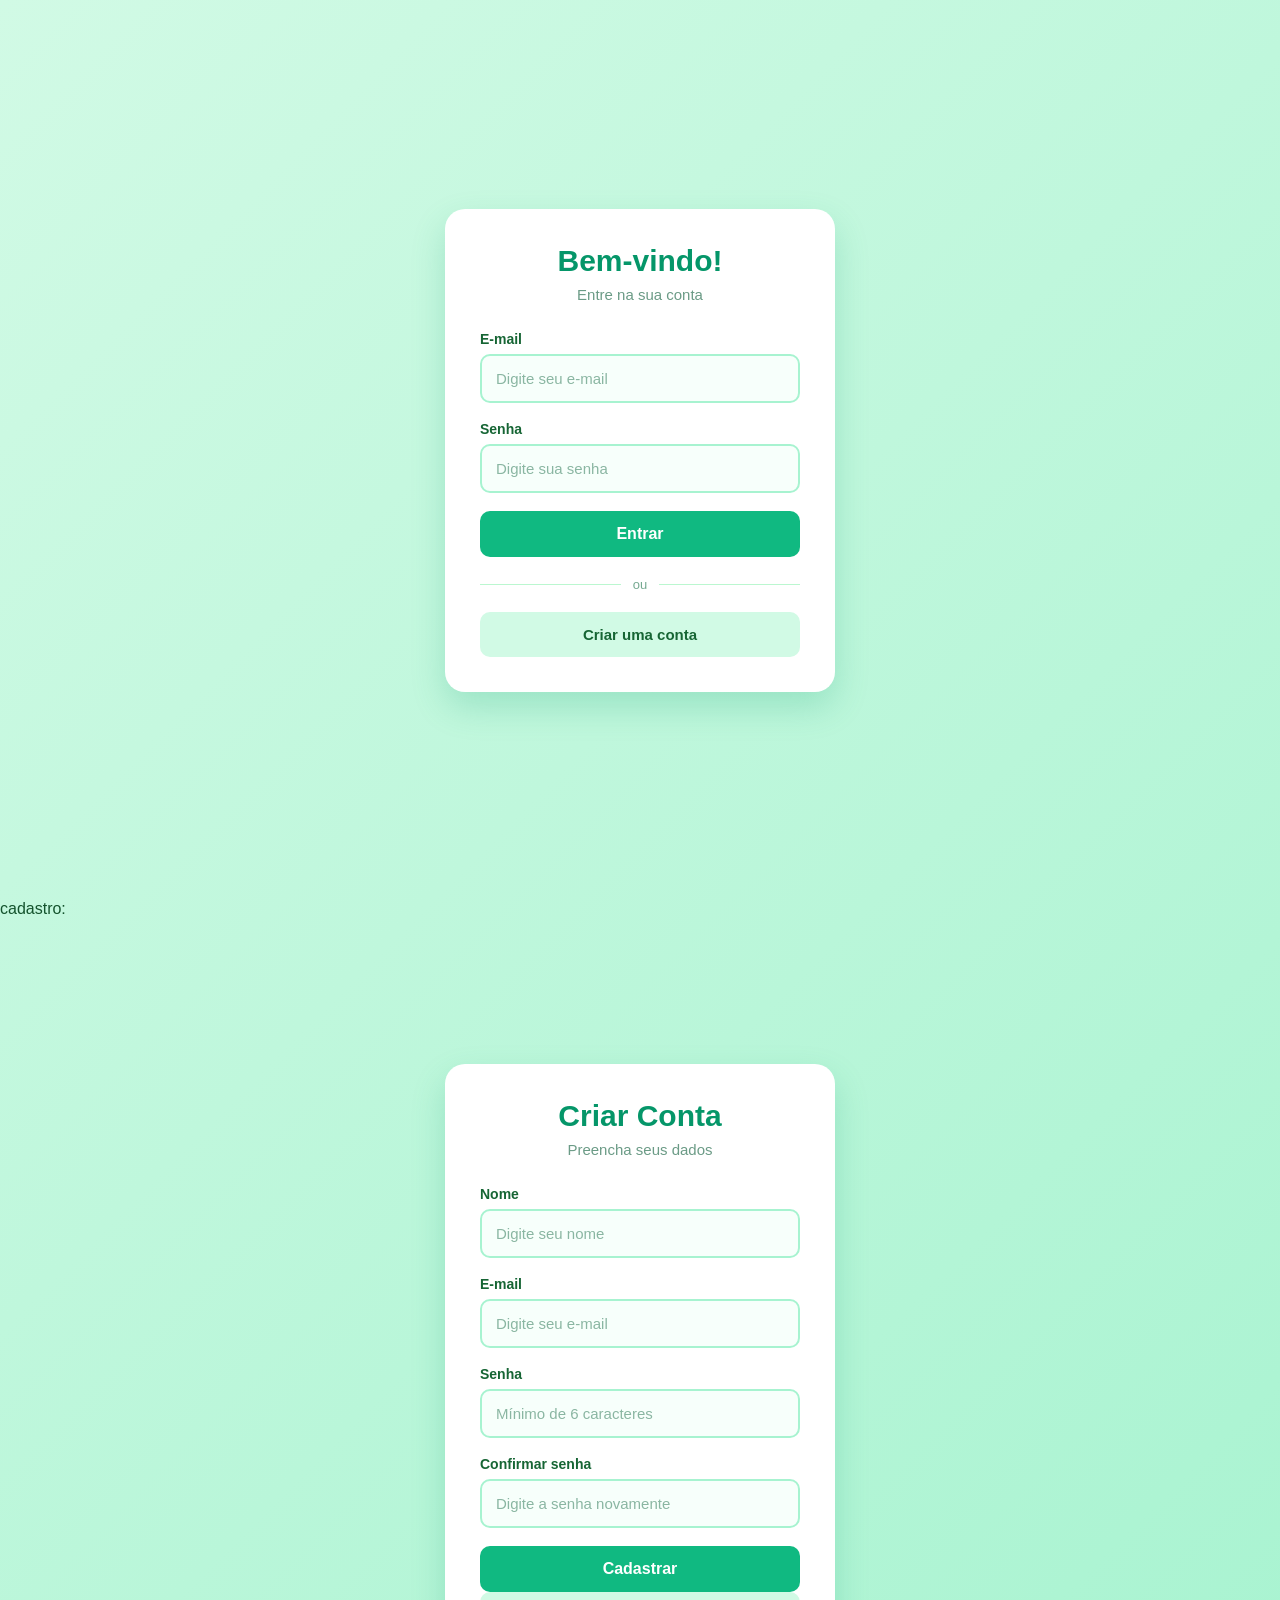
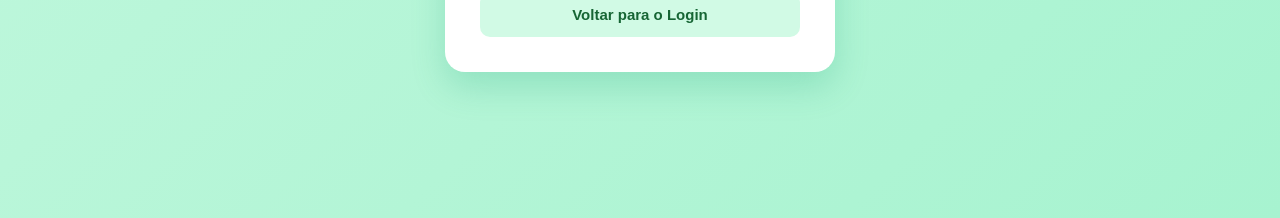
<file: index.html>
<!DOCTYPE html>
<html lang="pt-BR">
<head>
    <meta charset="UTF-8">
    <meta name="viewport" content="width=device-width, initial-scale=1.0">
    <title>Login</title>
    <link rel="stylesheet" href="style.css">
</head>
<body>
    <div class="container">
        <form id="form">
            <h1>Bem-vindo!</h1>
            <p class="subtitulo">
                Entre na sua conta
            </p>
            <div class="campo">
                <label for="usuario">E-mail</label>
                <input
                    type="email"
                    id="usuario"
                    placeholder="Digite seu e-mail"
                    autocomplete="email"
                    required
                >
            </div>
            <div class="campo">
                <label for="senha">Senha</label>
                <input
                    type="password"
                    id="senha"
                    placeholder="Digite sua senha"
                    autocomplete="current-password"
                    required
                >
            </div>
            <button type="submit" class="btn-principal">
                Entrar
            </button>
            <div class="separador">
                <span>ou</span>
            </div>
            <button
                type="button"
                class="btn-secundario"
                onclick="window.location.href='cadastro.html'"
            >
                Criar uma conta
            </button>
        </form>
    </div>
    <script src="script.js"></script>
</body>
</html>

cadastro:

<!DOCTYPE html>
<html lang="pt-BR">
<head>
    <meta charset="UTF-8">
    <meta name="viewport" content="width=device-width, initial-scale=1.0">
    <title>Criar Conta</title>
    <link rel="stylesheet" href="style.css">
</head>
<body>
    <div class="container">
        <form id="formCadastro">
            <h1>Criar Conta</h1>
            <p class="subtitulo">
                Preencha seus dados
            </p>
            <div class="campo">
                <label for="novoNome">Nome</label>
                <input
                    type="text"
                    id="novoNome"
                    placeholder="Digite seu nome"
                    autocomplete="name"
                    required
                >
            </div>
            <div class="campo">
                <label for="novoEmail">E-mail</label>
                <input
                    type="email"
                    id="novoEmail"
                    placeholder="Digite seu e-mail"
                    autocomplete="email"
                    required
                >
            </div>
            <div class="campo">
                <label for="novaSenha">Senha</label>
                <input
                    type="password"
                    id="novaSenha"
                    placeholder="Mínimo de 6 caracteres"
                    autocomplete="new-password"
                    required
                >
            </div>
            <div class="campo">
                <label for="confirmaSenha">
                    Confirmar senha
                </label>
                <input
                    type="password"
                    id="confirmaSenha"
                    placeholder="Digite a senha novamente"
                    autocomplete="new-password"
                    required
                >
            </div>
            <button type="submit" class="btn-principal">
                Cadastrar
            </button>
            <button
                type="button"
                class="btn-secundario"
                onclick="window.location.href='index.html'"
            >
                Voltar para o Login
            </button>
        </form>
    </div>
    <script src="script.js"></script>
</body>
</html>
</file>
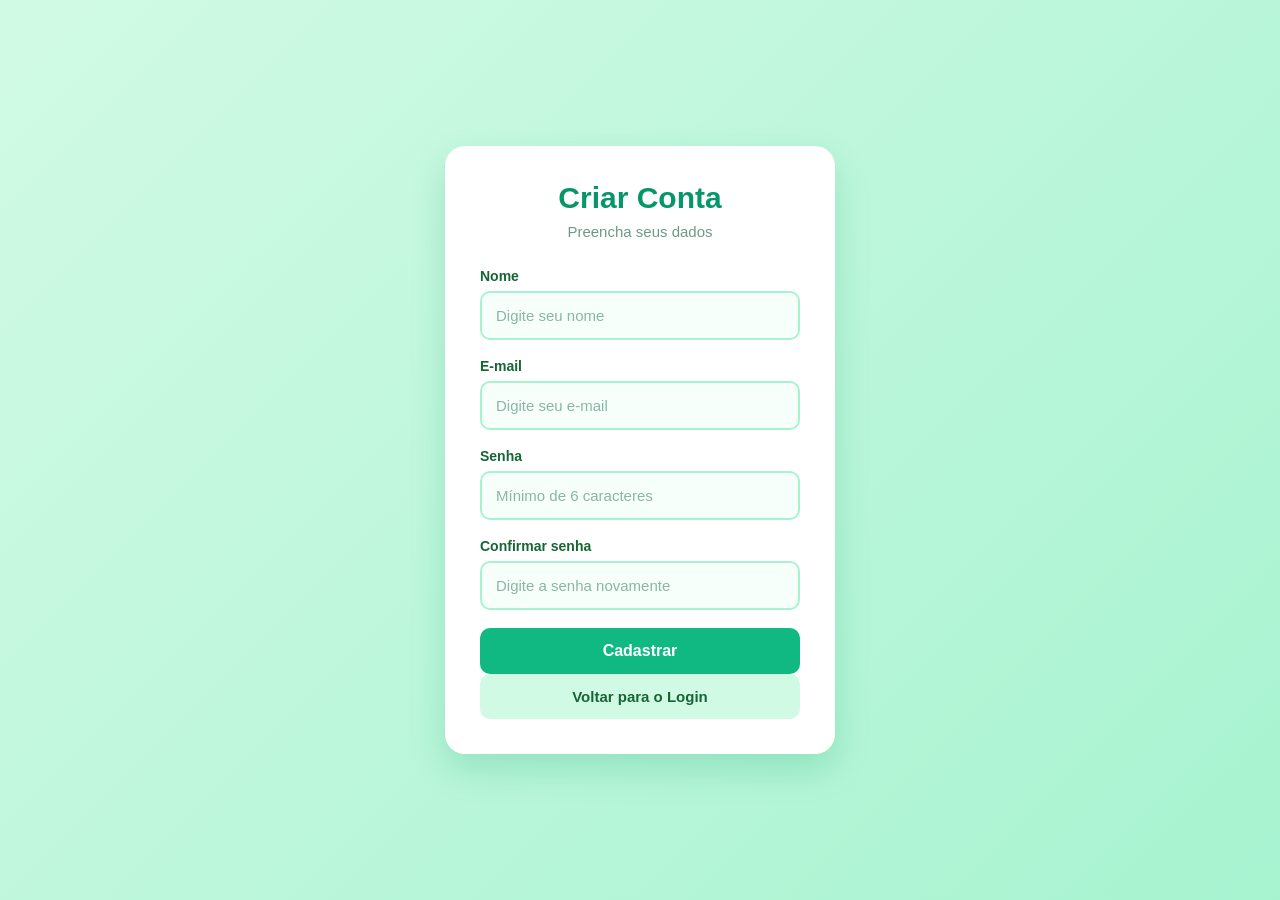
<file: cadastro.html>
<!DOCTYPE html>
<html lang="pt-BR">
<head>
    <meta charset="UTF-8">
    <meta name="viewport" content="width=device-width, initial-scale=1.0">
    <title>Criar Conta</title>
    <link rel="stylesheet" href="style.css">
</head>
<body>
    <div class="container">
        <form id="formCadastro">
            <h1>Criar Conta</h1>
            <p class="subtitulo">
                Preencha seus dados
            </p>
            <div class="campo">
                <label for="novoNome">Nome</label>
                <input
                    type="text"
                    id="novoNome"
                    placeholder="Digite seu nome"
                    autocomplete="name"
                    required
                >
            </div>
            <div class="campo">
                <label for="novoEmail">E-mail</label>
                <input
                    type="email"
                    id="novoEmail"
                    placeholder="Digite seu e-mail"
                    autocomplete="email"
                    required
                >
            </div>
            <div class="campo">
                <label for="novaSenha">Senha</label>
                <input
                    type="password"
                    id="novaSenha"
                    placeholder="Mínimo de 6 caracteres"
                    autocomplete="new-password"
                    required
                >
            </div>
            <div class="campo">
                <label for="confirmaSenha">
                    Confirmar senha
                </label>
                <input
                    type="password"
                    id="confirmaSenha"
                    placeholder="Digite a senha novamente"
                    autocomplete="new-password"
                    required
                >
            </div>
            <button type="submit" class="btn-principal">
                Cadastrar
            </button>
            <button
                type="button"
                class="btn-secundario"
                onclick="window.location.href='index.html'"
            >
                Voltar para o Login
            </button>
        </form>
    </div>
    <script src="script.js"></script>
</body>
</html>
</file>
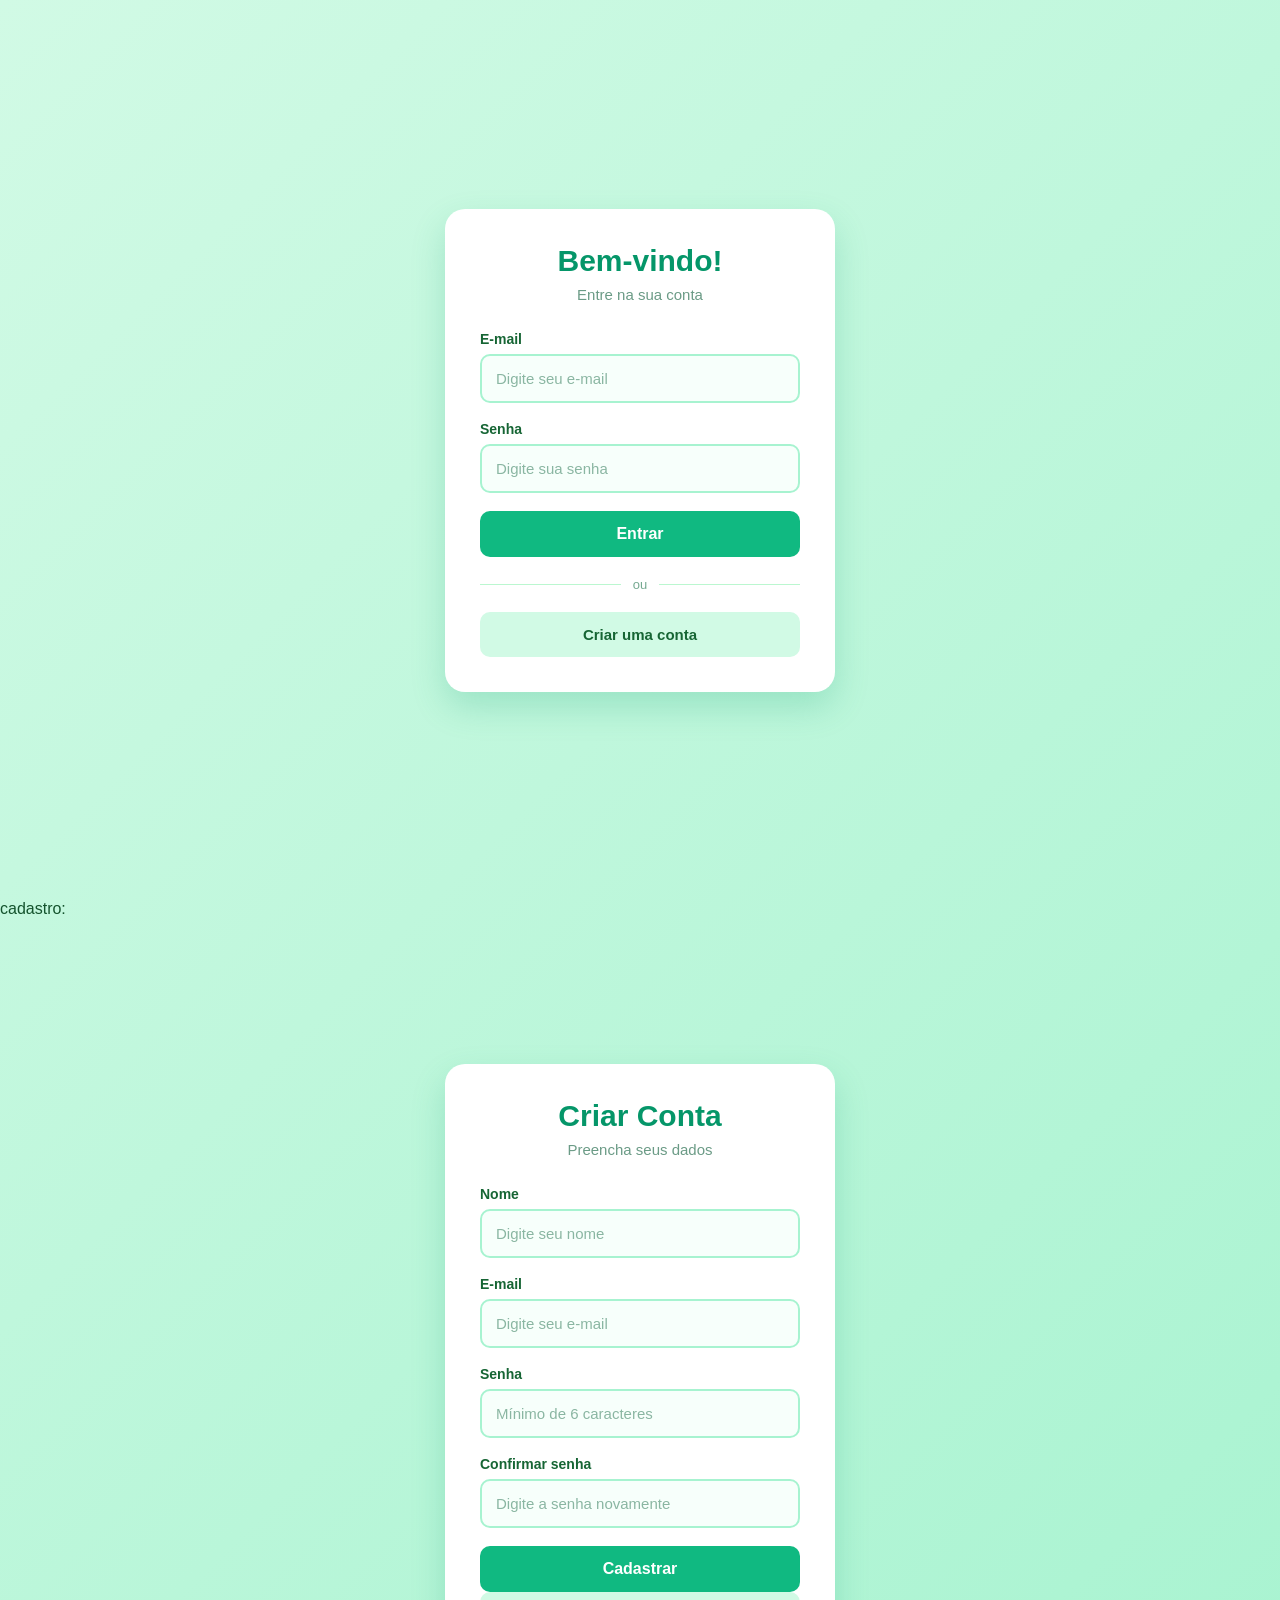
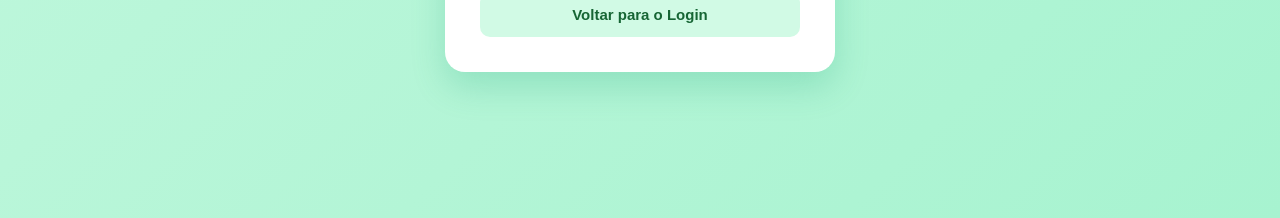
<file: home.html>
<!DOCTYPE html>
<!DOCTYPE html>
<html lang="pt-BR">
<head>
    <meta charset="UTF-8">
    <meta name="viewport" content="width=device-width, initial-scale=1.0">
    <title>Home</title>
    <link rel="stylesheet" href="style.css">
</head>
<body>
    <div id="paginaProtegida">
        <header class="topo">
            <div class="logo">
                Minha Área
            </div>
            <button
                type="button"
                id="btnSair"
                class="btn-sair"
            >
                Sair
            </button>
        </header>
        <main class="conteudo-home">
            <div class="card-home">
                <h1>
                    Olá,
                    <span id="nomeUsuario">
                        Usuário
                    </span>!
                </h1>
                <p>
                    Seja bem-vindo à sua área.
                </p>
                <div class="opcoes">
                    <div class="opcao">
                        <h3>Treinos</h3>
                        <p>
                            Acesse seus treinos.
                        </p>
                        <button
                            type="button"
                            id="btnTreinoA"
                            class="btn-principal"
                        >
                            Ver treinos
                        </button>
                    </div>
                </div>
            </div>
        </main>
    </div>
    <script src="script.js"></script>
</body>
</html>
</file>
<file: style.css>
* {
    margin: 0;
    padding: 0;
    box-sizing: border-box;
}

body {
    min-height: 100vh;
    font-family:
        Arial,
        Helvetica,
        sans-serif;
    background:
        linear-gradient(
            135deg,
            #d1fae5,
            #a7f3d0
        );
    color: #14532d;
}

.container {
    min-height: 100vh;
    display: flex;
    justify-content: center;
    align-items: center;
    padding: 20px;
}

form {
    width: 100%;
    max-width: 390px;
    padding: 35px;
    background: #ffffff;
    border-radius: 20px;
    box-shadow:
        0 15px 35px
        rgba(5, 150, 105, 0.20);
}

form h1 {
    text-align: center;
    color: #059669;
    font-size: 30px;
    margin-bottom: 8px;
}

.subtitulo {
    text-align: center;
    color: #6b9b86;
    margin-bottom: 28px;
    font-size: 15px;
}

.campo {
    margin-bottom: 18px;
}

.campo label {
    display: block;
    margin-bottom: 7px;
    color: #166534;
    font-size: 14px;
    font-weight: bold;
}

input {
    width: 100%;
    padding: 14px;
    border: 2px solid #a7f3d0;
    border-radius: 10px;
    outline: none;
    font-size: 15px;
    color: #14532d;
    background: #f7fffb;
    transition: 0.3s;
}

input:focus {
    border-color: #10b981;
    box-shadow:
        0 0 8px
        rgba(16, 185, 129, 0.20);
}

input::placeholder {
    color: #8ab6a2;
}

.btn-principal {
    width: 100%;
    padding: 14px;
    border: none;
    border-radius: 10px;
    background: #10b981;
    color: white;
    font-size: 16px;
    font-weight: bold;
    cursor: pointer;
    transition: 0.3s;
}

.btn-principal:hover {
    background: #059669;
    transform: translateY(-2px);
}

.separador {
    display: flex;
    align-items: center;
    gap: 12px;
    margin: 20px 0;
    color: #75a991;
}

.separador::before,
.separador::after {
    content: "";
    flex: 1;
    height: 1px;
    background: #bbf7d0;
}

.separador span {
    font-size: 13px;
}

.btn-secundario {
    width: 100%;
    padding: 14px;
    border: none;
    border-radius: 10px;
    background: #d1fae5;
    color: #166534;
    font-size: 15px;
    font-weight: bold;
    cursor: pointer;
    transition: 0.3s;
}

.btn-secundario:hover {
    background: #a7f3d0;
    transform: translateY(-2px);
}

.topo {
    width: 100%;
    min-height: 70px;
    display: flex;
    justify-content: space-between;
    align-items: center;
    padding: 15px 40px;
    background: #ffffff;
    box-shadow:
        0 3px 15px
        rgba(5, 150, 105, 0.12);
}

.logo {
    color: #059669;
    font-size: 23px;
    font-weight: bold;
}

.btn-sair {
    padding: 10px 22px;
    border: none;
    border-radius: 9px;
    background: #10b981;
    color: #ffffff;
    font-size: 14px;
    font-weight: bold;
    cursor: pointer;
    transition: 0.3s;
}

.btn-sair:hover {
    background: #059669;
    transform: translateY(-2px);
}

.conteudo-home {
    min-height: calc(100vh - 70px);
    display: flex;
    justify-content: center;
    align-items: center;
    padding: 30px;
}

.card-home {
    width: 100%;
    max-width: 700px;
    padding: 40px;
    background: #ffffff;
    border-radius: 20px;
    text-align: center;
    box-shadow:
        0 15px 35px
        rgba(5, 150, 105, 0.16);
}

.card-home h1 {
    color: #059669;
    margin-bottom: 10px;
}

.card-home p {
    color: #5f8f79;
    margin-bottom: 25px;
}

#nomeUsuario {
    color: #047857;
}

.opcoes {
    display: flex;
    justify-content: center;
    margin-top: 25px;
}

.opcao {
    width: 100%;
    max-width: 300px;
    padding: 25px;
    background: #ecfdf5;
    border-radius: 15px;
    border: 1px solid #a7f3d0;
}

.opcao h3 {
    color: #059669;
    margin-bottom: 10px;
}

.opcao p {
    margin-bottom: 18px;
}

@media (max-width: 600px) {
    form {
        padding: 25px;
        max-width: 95%;
    }

    .topo {
        padding: 15px 20px;
    }

    .logo {
        font-size: 19px;
    }

    .conteudo-home {
        padding: 20px;
    }

    .card-home {
        padding: 25px;
    }
}
</file>
